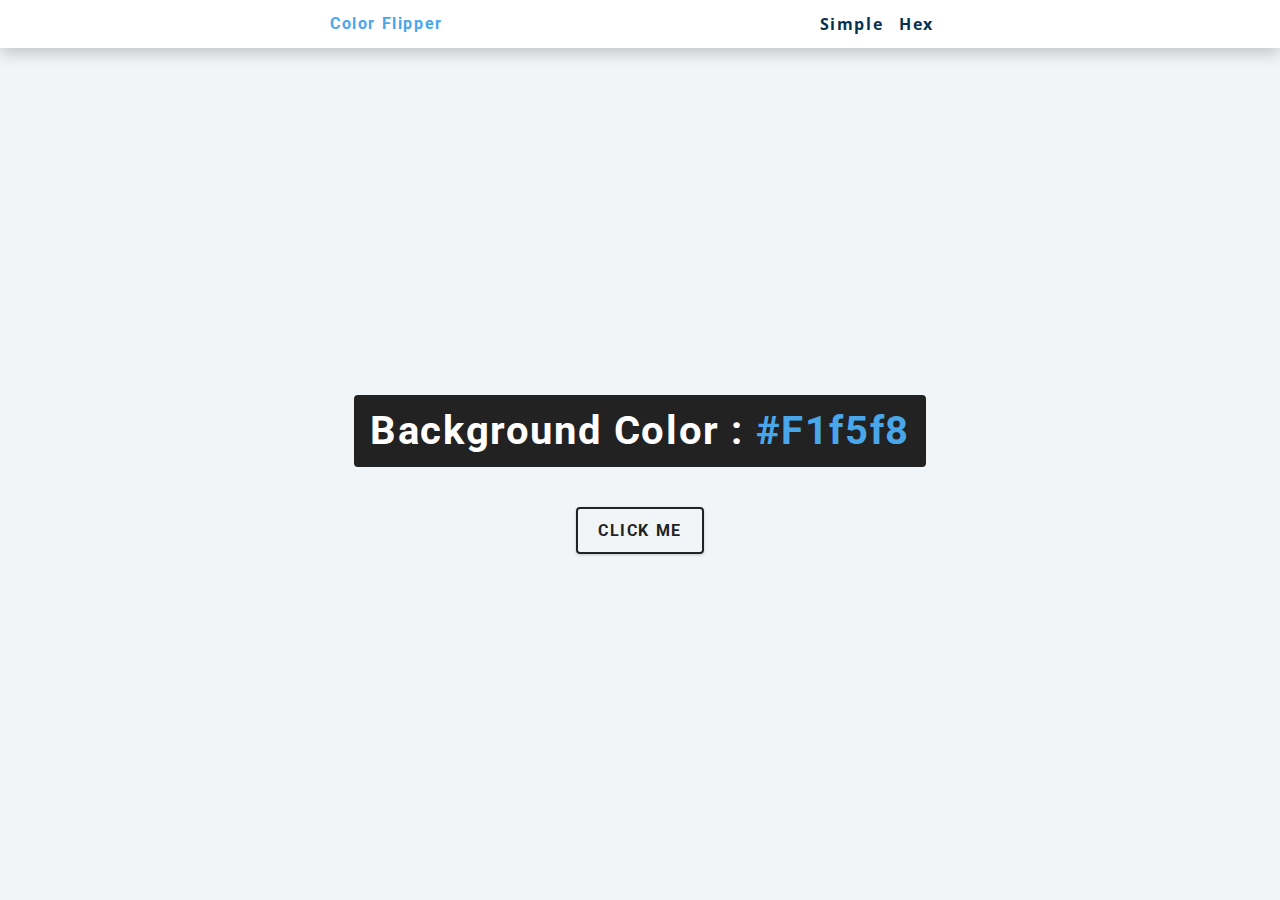
<file: 01-color-flipper/index.html>
<!DOCTYPE html>
<html lang="en">
  <head>
    <meta charset="UTF-8" />
    <meta name="viewport" content="width=device-width, initial-scale=1.0" />
    <title>Color Flipper || Simple</title>

    <!-- styles -->
    <link rel="stylesheet" href="./css/styles.css" />
  </head>
  <body>
    <nav>
      <div class="nav-center">
        <h4>color flipper</h4>
        <ul class="nav-links">
          <li><a href="index.html">simple</a></li>
          <li><a href="hex.html">hex</a></li>
        </ul>
      </div>
    </nav>
    <main>
      <div class="container">
        <h2>background color : <span class="color">#f1f5f8</span></h2>
        <button class="btn btn-hero" id="btn">click me</button>
      </div>
    </main>
    <!-- javascript -->
    <script src="./js/app.js"></script>
  </body>
</html>
</file>
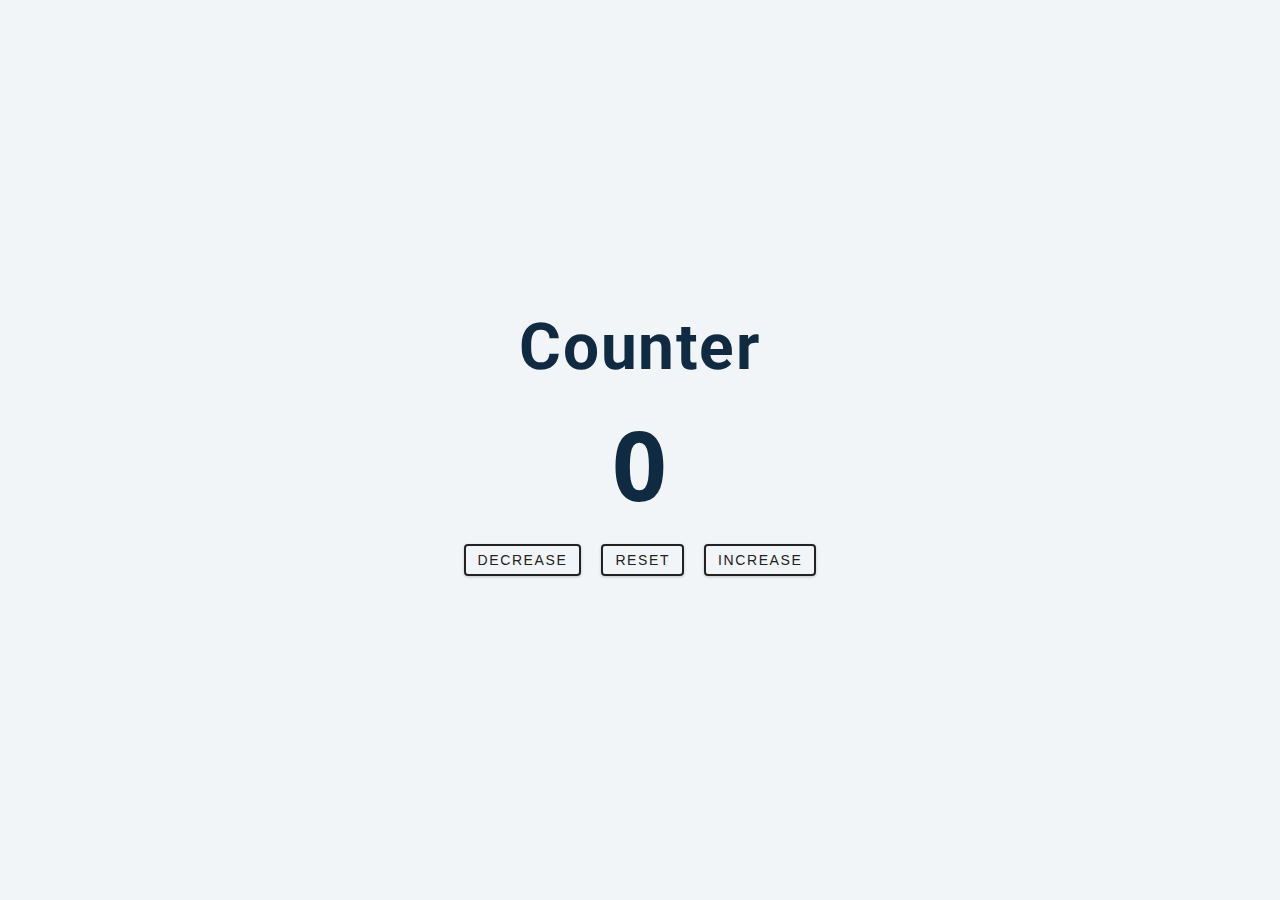
<file: 02-counter/index.html>
<!DOCTYPE html>
<html lang="en">
  <head>
    <meta charset="UTF-8" />
    <meta name="viewport" content="width=device-width, initial-scale=1.0" />
    <title>Counter</title>

    <!-- styles -->
    <link rel="stylesheet" href="styles.css" />
  </head>
  <body>
    <main>
      <div class="container">
        <h1>counter</h1>
        <span id="value">0</span>
        <div class="button-container">
          <button class="btn decrease">decrease</button>
          <button class="btn reset">reset</button>
          <button class="btn increase">increase</button>
        </div>
      </div>
    </main>
    <!-- javascript -->
    <script src="app.js"></script>
  </body>
</html>
</file>
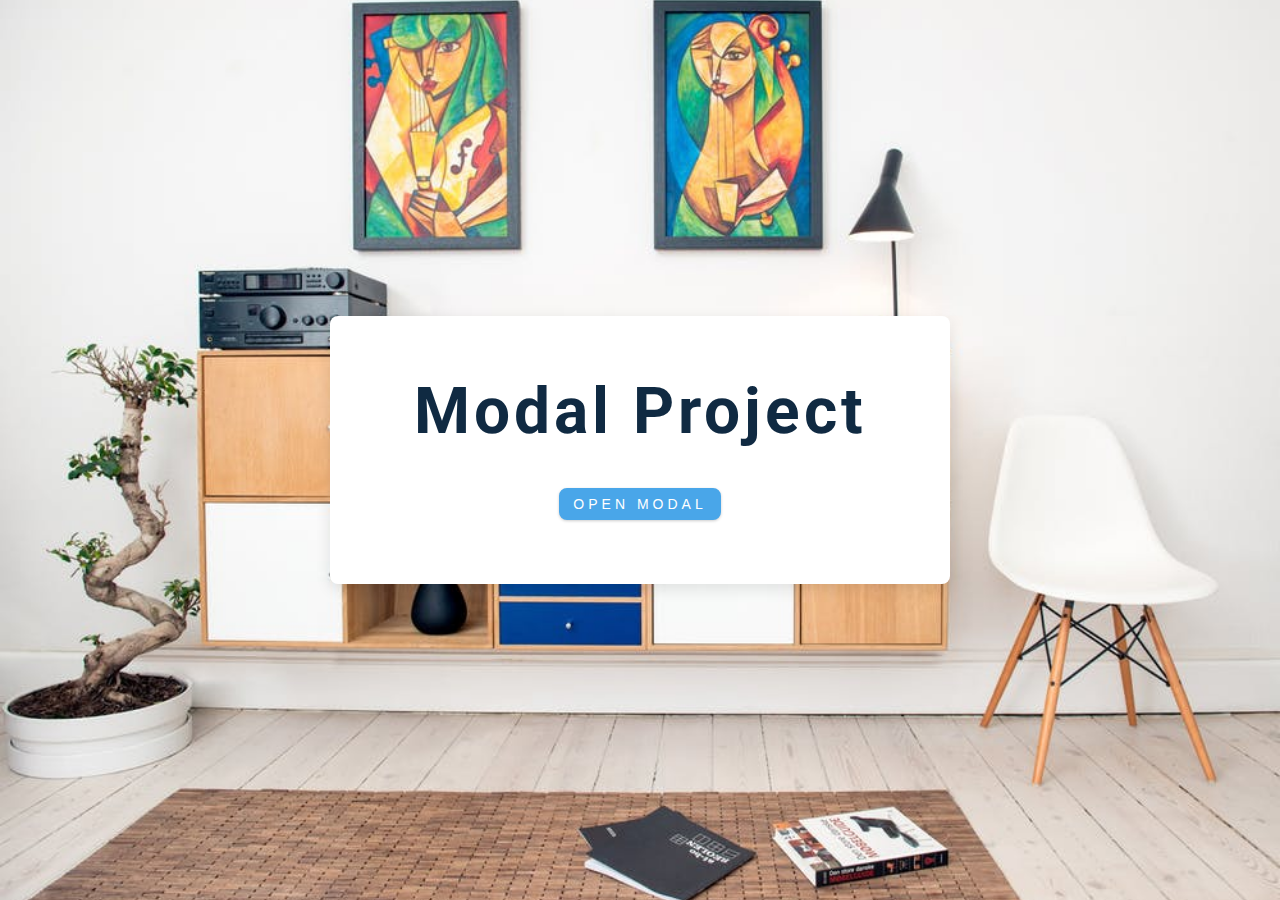
<file: 06-modal/index.html>
<!DOCTYPE html>
<html lang="en">
  <head>
    <meta charset="UTF-8" />
    <meta name="viewport" content="width=device-width, initial-scale=1.0" />
    <title>Modal</title>
    <!-- font-awesome -->
    <link
      rel="stylesheet"
      href="https://cdnjs.cloudflare.com/ajax/libs/font-awesome/5.14.0/css/all.min.css"
    />
    <!-- styles -->
    <link rel="stylesheet" href="styles.css" />
  </head>
  <body>
    <!-- hero -->
    <header class="hero">
      <div class="banner">
        <h1>modal project</h1>
        <button class="btn modal-btn">
          open modal
        </button>
      </div>
    </header>
    <!-- modal -->
    <div class="modal-overlay">
      <div class="modal-container">
        <h3>modal content</h3>
        <button class="close-btn"><i class="fas fa-times"></i></button>
      </div>
    </div>
    <!-- javascript -->
    <script src="app.js"></script>
  </body>
</html>
</file>
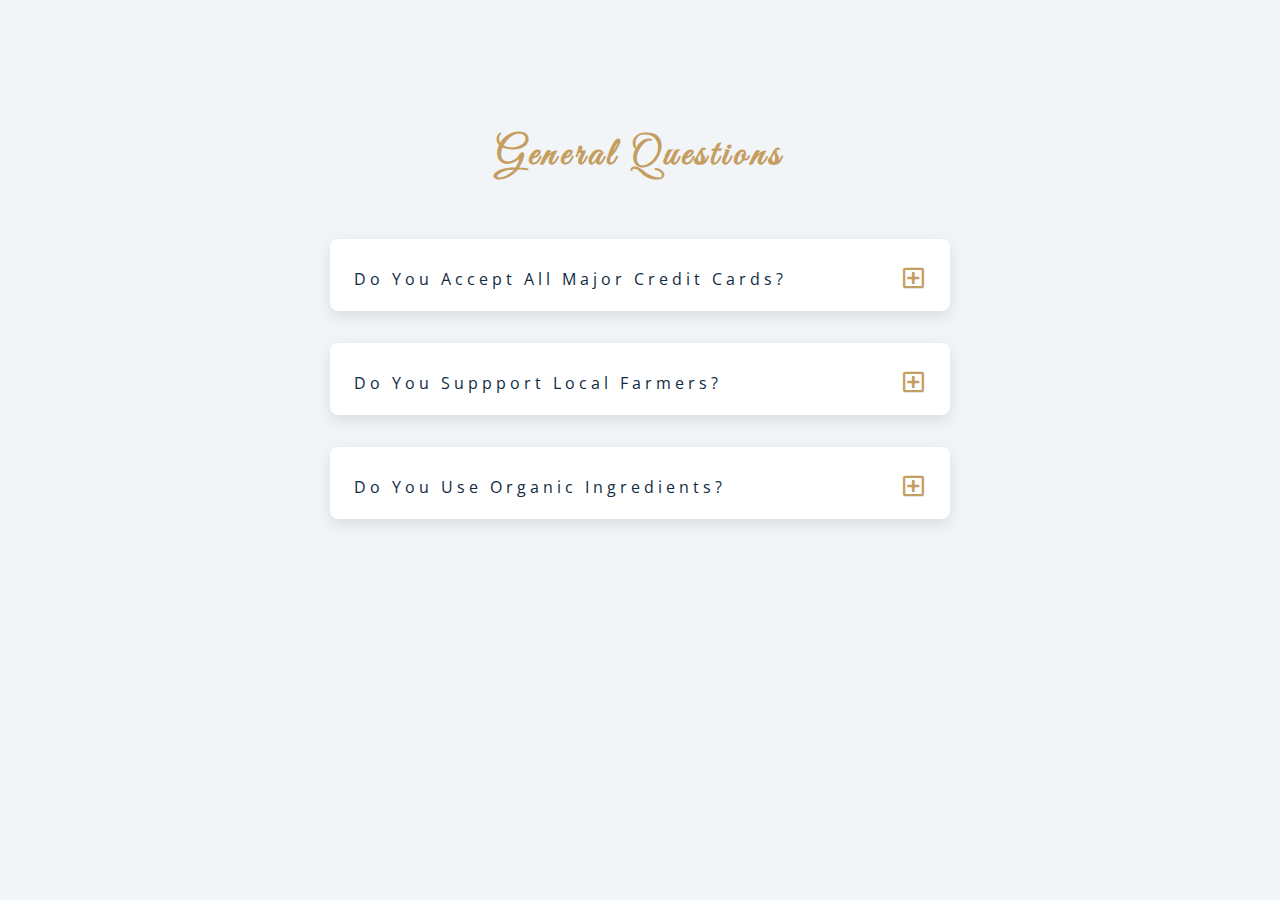
<file: 07-questions/index.html>
<!DOCTYPE html>
<html lang="en">
  <head>
    <meta charset="UTF-8" />
    <meta name="viewport" content="width=device-width, initial-scale=1.0" />
    <title>Q & A</title>
    <!-- font-awesome -->
    <link rel="stylesheet" href="https://cdnjs.cloudflare.com/ajax/libs/font-awesome/5.14.0/css/all.min.css" />
    <!-- extra fonts -->
    <link
      href="https://fonts.googleapis.com/css?family=Great+Vibes&display=swap"
      rel="stylesheet"
    />
    <!-- styles -->
    <link rel="stylesheet" href="styles.css" />
  </head>
  <body>
      <section class="questions">
        <!-- title -->
        <div class="title">
          <h2>general questions</h2>
        </div>
        <!-- questions -->
        <div class="section-center">
          <!-- single question -->
          <article class="question">
            <!-- question title -->
            <div class="question-title">
              <p>do you accept all major credit cards?</p>
              <button type="button" class="question-btn">
                <span class="plus-icon">
                  <i class="far fa-plus-square"></i>
                </span>
                <span class="minus-icon">
                  <i class="far fa-minus-square"></i>
                </span>
              </button>
            </div>
            <!-- question text -->
            <div class="question-text">
              <p>
                Lorem ipsum dolor sit amet, consectetur adipisicing elit. Est
                dolore illo dolores quia nemo doloribus quaerat, magni numquam
                repellat reprehenderit.
              </p>
            </div>
          </article>
          <!-- end of single question -->
          <!-- single question -->
          <article class="question">
            <!-- question title -->
            <div class="question-title">
              <p>do you suppport local farmers?</p>
              <button type="button" class="question-btn">
                <span class="plus-icon">
                  <i class="far fa-plus-square"></i>
                </span>
                <span class="minus-icon">
                  <i class="far fa-minus-square"></i>
                </span>
              </button>
            </div>
            <!-- question text -->
            <div class="question-text">
              <p>
                Lorem ipsum dolor sit amet, consectetur adipisicing elit. Est
                dolore illo dolores quia nemo doloribus quaerat, magni numquam
                repellat reprehenderit.
              </p>
            </div>
          </article>
          <!-- end of single question -->
          <!-- single question -->
          <article class="question">
            <!-- question title -->
            <div class="question-title">
              <p>do you use organic ingredients?</p>
              <!-- button -->
              <button type="button" class="question-btn">
                <span class="plus-icon">
                  <i class="far fa-plus-square"></i>
                </span>
                <span class="minus-icon">
                  <i class="far fa-minus-square"></i>
                </span>
              </button>
            </div>
            <!-- question text -->
            <div class="question-text">
              <p>
                Lorem ipsum dolor sit amet, consectetur adipisicing elit. Est
                dolore illo dolores quia nemo doloribus quaerat, magni numquam
                repellat reprehenderit.
              </p>
            </div>
          </article>
          <!-- end of single question -->
      </section>
    </main>
    <!-- javascript -->
    <script src="app.js"></script>
  </body>
</html>
</file>
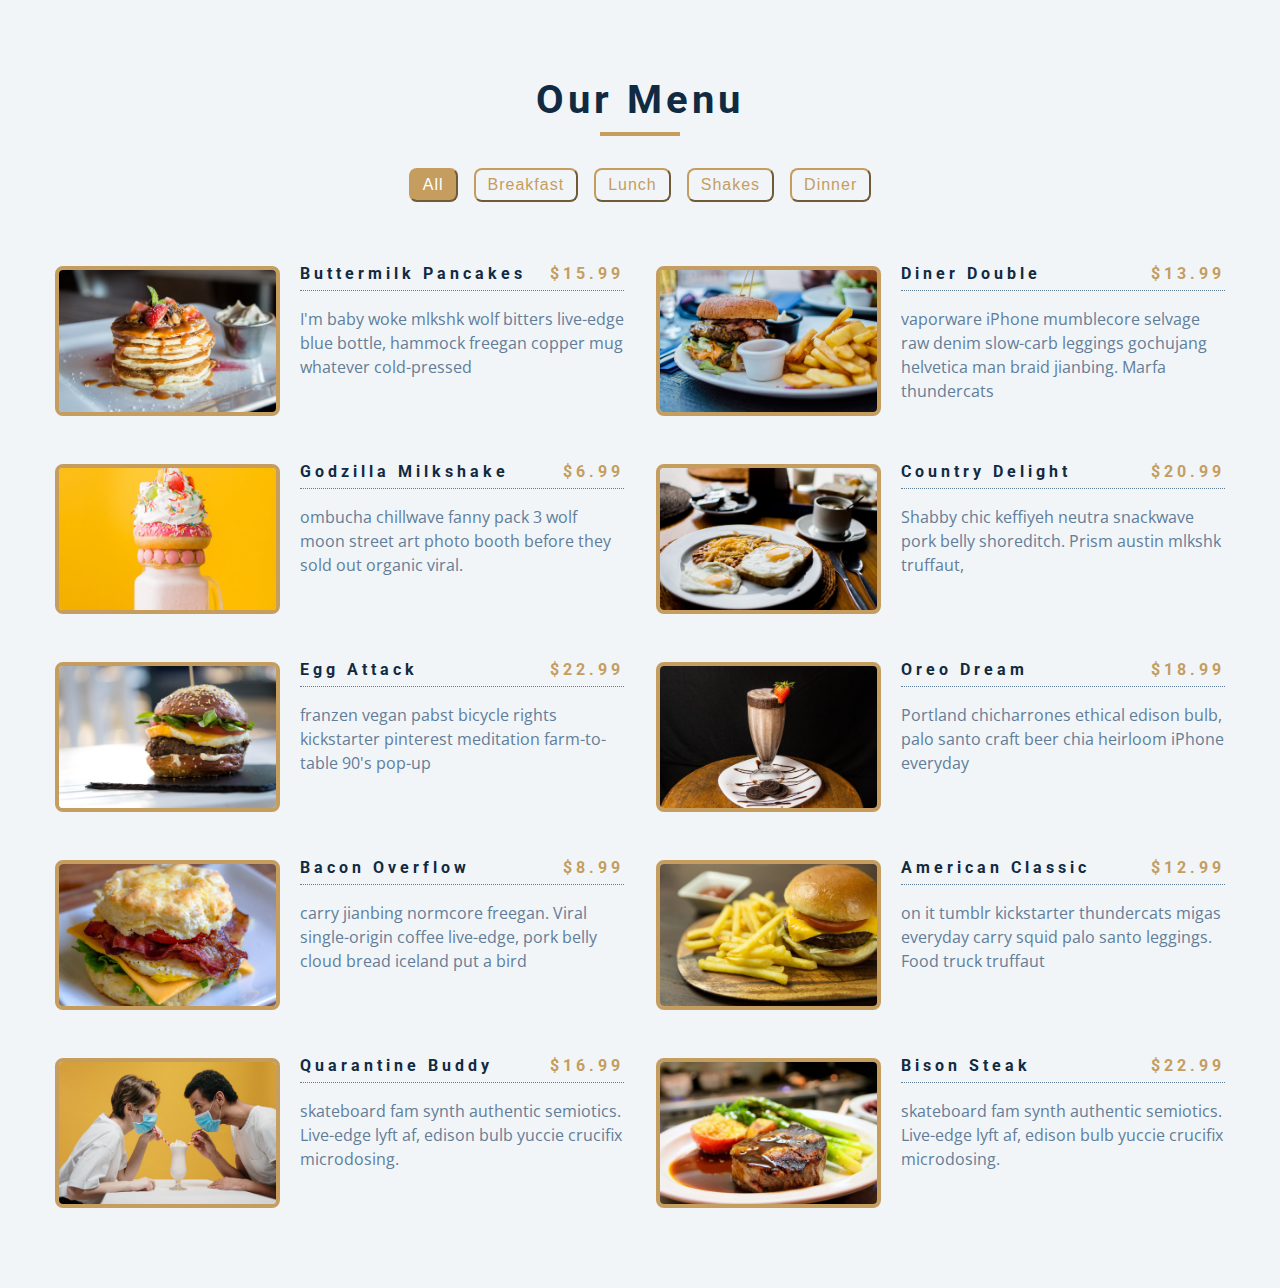
<file: 08-menu/index.html>
<!DOCTYPE html>
<html lang="en">
  <head>
    <meta charset="UTF-8" />
    <meta name="viewport" content="width=device-width, initial-scale=1.0" />
    <title>Menu</title>
    <link
      rel="stylesheet"
      href="https://cdnjs.cloudflare.com/ajax/libs/font-awesome/5.14.0/css/all.min.css"
    />
    <link rel="stylesheet" href="styles.css" />
  </head>
  <body>
    <section class="menu">
      <div class="title">
        <h2>our menu</h2>
        <div class="underline"></div>
      </div>
      <div class="btn-container"></div>
      <div class="section-center"></div>
    </section>
    <script src="app.js"></script>
  </body>
</html>
</file>
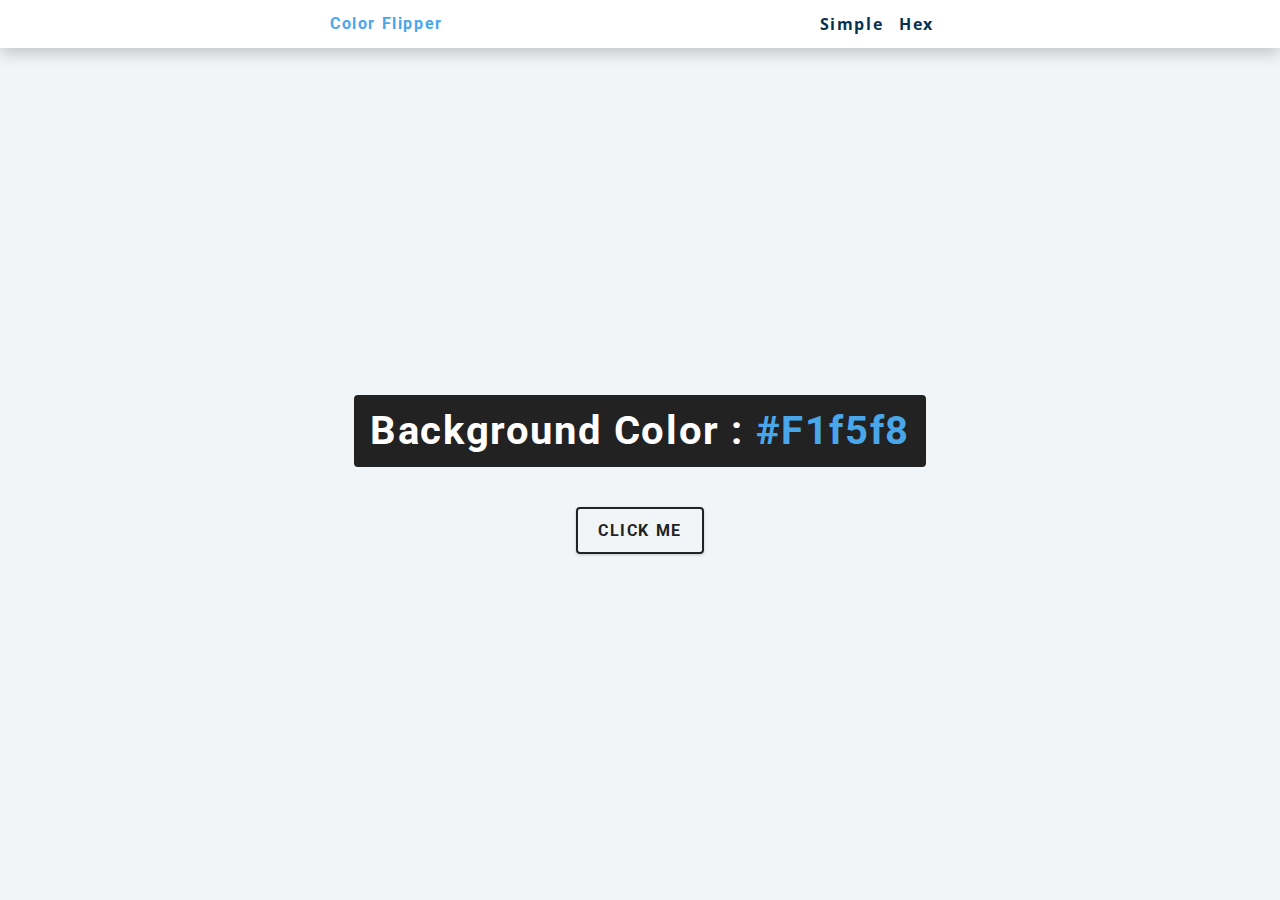
<file: 01-color-flipper/hex.html>
<!DOCTYPE html>
<html lang="en">
  <head>
    <meta charset="UTF-8" />
    <meta name="viewport" content="width=device-width, initial-scale=1.0" />
    <title>
      Color Flipper || Hex
    </title>

    <!-- styles -->
    <link rel="stylesheet" href="./css/styles.css" />
  </head>

  <body>
    <nav>
      <div class="nav-center">
        <h4>color flipper</h4>
        <ul class="nav-links">
          <li><a href="index.html">simple</a></li>
          <li><a href="hex.html">hex</a></li>
        </ul>
      </div>
    </nav>
    <main>
      <div class="container">
        <h2>background color : <span class="color">#f1f5f8</span></h2>
        <button class="btn btn-hero" id="btn">click me</button>
      </div>
    </main>
    <!-- javascript -->
    <script src="./js/hex.js"></script>
  </body>
</html>
</file>
<file: 01-color-flipper/css/styles.css>
/*
=============== 
Fonts
===============
*/
@import url("https://fonts.googleapis.com/css?family=Open+Sans|Roboto:400,700&display=swap");

/*
=============== 
Variables
===============
*/

:root {
  /* dark shades of primary color*/
  --clr-primary-1: hsl(205, 86%, 17%);
  --clr-primary-2: hsl(205, 77%, 27%);
  --clr-primary-3: hsl(205, 72%, 37%);
  --clr-primary-4: hsl(205, 63%, 48%);
  /* primary/main color */
  --clr-primary-5: hsl(205, 78%, 60%);
  /* lighter shades of primary color */
  --clr-primary-6: hsl(205, 89%, 70%);
  --clr-primary-7: hsl(205, 90%, 76%);
  --clr-primary-8: hsl(205, 86%, 81%);
  --clr-primary-9: hsl(205, 90%, 88%);
  --clr-primary-10: hsl(205, 100%, 96%);
  /* darkest grey - used for headings */
  --clr-grey-1: hsl(209, 61%, 16%);
  --clr-grey-2: hsl(211, 39%, 23%);
  --clr-grey-3: hsl(209, 34%, 30%);
  --clr-grey-4: hsl(209, 28%, 39%);
  /* grey used for paragraphs */
  --clr-grey-5: hsl(210, 22%, 49%);
  --clr-grey-6: hsl(209, 23%, 60%);
  --clr-grey-7: hsl(211, 27%, 70%);
  --clr-grey-8: hsl(210, 31%, 80%);
  --clr-grey-9: hsl(212, 33%, 89%);
  --clr-grey-10: hsl(210, 36%, 96%);
  --clr-white: #fff;
  --clr-red-dark: hsl(360, 67%, 44%);
  --clr-red-light: hsl(360, 71%, 66%);
  --clr-green-dark: hsl(125, 67%, 44%);
  --clr-green-light: hsl(125, 71%, 66%);
  --clr-black: #222;
  --ff-primary: "Roboto", sans-serif;
  --ff-secondary: "Open Sans", sans-serif;
  --transition: all 0.3s linear;
  --spacing: 0.1rem;
  --radius: 0.25rem;
  --light-shadow: 0 5px 15px rgba(0, 0, 0, 0.1);
  --dark-shadow: 0 5px 15px rgba(0, 0, 0, 0.2);
  --max-width: 1170px;
  --fixed-width: 620px;
}
/*
=============== 
Global Styles
===============
*/

*,
::after,
::before {
  margin: 0;
  padding: 0;
  box-sizing: border-box;
}
body {
  font-family: var(--ff-secondary);
  background: var(--clr-grey-10);
  color: var(--clr-grey-1);
  line-height: 1.5;
  font-size: 0.875rem;
}
ul {
  list-style-type: none;
}
a {
  text-decoration: none;
}
h1,
h2,
h3,
h4 {
  letter-spacing: var(--spacing);
  text-transform: capitalize;
  line-height: 1.25;
  margin-bottom: 0.75rem;
  font-family: var(--ff-primary);
}
h1 {
  font-size: 3rem;
}
h2 {
  font-size: 2rem;
}
h3 {
  font-size: 1.25rem;
}
h4 {
  font-size: 0.875rem;
}
p {
  margin-bottom: 1.25rem;
  color: var(--clr-grey-5);
}
@media screen and (min-width: 800px) {
  h1 {
    font-size: 4rem;
  }
  h2 {
    font-size: 2.5rem;
  }
  h3 {
    font-size: 1.75rem;
  }
  h4 {
    font-size: 1rem;
  }
  body {
    font-size: 1rem;
  }
  h1,
  h2,
  h3,
  h4 {
    line-height: 1;
  }
}
/*  global classes */

/* section */
.section {
  padding: 5rem 0;
}

.section-center {
  width: 90vw;
  margin: 0 auto;
  max-width: 1170px;
}
@media screen and (min-width: 992px) {
  .section-center {
    width: 95vw;
  }
}
main {
  min-height: 100vh;
  display: grid;
  place-items: center;
}

/*
=============== 
Nav
===============
*/
nav {
  background: var(--clr-white);
  height: 3rem;
  display: grid;
  align-items: center;
  box-shadow: var(--dark-shadow);
}
.nav-center {
  width: 90vw;
  max-width: var(--fixed-width);
  margin: 0 auto;
  display: flex;
  align-items: center;
  justify-content: space-between;
}
.nav-center h4 {
  margin-bottom: 0;
  color: var(--clr-primary-5);
}
.nav-links {
  display: flex;
}
nav a {
  text-transform: capitalize;
  font-weight: 700;
  font-size: 1rem;
  color: var(--clr-primary-1);
  letter-spacing: var(--spacing);
  margin-right: 1rem;
}
nav a:hover {
  color: var(--clr-primary-5);
}
/*
=============== 
Container
===============
*/
main {
  min-height: calc(100vh - 3rem);
  display: grid;
  place-items: center;
}
.container {
  text-align: center;
}
.container h2 {
  background: var(--clr-black);
  color: var(--clr-white);
  padding: 1rem;
  border-radius: var(--radius);
  margin-bottom: 2.5rem;
}
.color {
  color: var(--clr-primary-5);
}
.btn-hero {
  font-family: var(--ff-primary);
  text-transform: uppercase;
  background: transparent;
  color: var(--clr-black);
  letter-spacing: var(--spacing);
  display: inline-block;
  font-weight: 700;
  transition: var(--transition);
  border: 2px solid var(--clr-black);
  cursor: pointer;
  box-shadow: 0 1px 3px rgba(0, 0, 0, 0.2);
  border-radius: var(--radius);
  font-size: 1rem;
  padding: 0.75rem 1.25rem;
}
.btn-hero:hover {
  color: var(--clr-white);
  background: var(--clr-black);
}
</file>
<file: 02-counter/styles.css>
/*
=============== 
Fonts
===============
*/
@import url("https://fonts.googleapis.com/css?family=Open+Sans|Roboto:400,700&display=swap");

/*
=============== 
Variables
===============
*/

:root {
  /* dark shades of primary color*/
  --clr-primary-1: hsl(205, 86%, 17%);
  --clr-primary-2: hsl(205, 77%, 27%);
  --clr-primary-3: hsl(205, 72%, 37%);
  --clr-primary-4: hsl(205, 63%, 48%);
  /* primary/main color */
  --clr-primary-5: hsl(205, 78%, 60%);
  /* lighter shades of primary color */
  --clr-primary-6: hsl(205, 89%, 70%);
  --clr-primary-7: hsl(205, 90%, 76%);
  --clr-primary-8: hsl(205, 86%, 81%);
  --clr-primary-9: hsl(205, 90%, 88%);
  --clr-primary-10: hsl(205, 100%, 96%);
  /* darkest grey - used for headings */
  --clr-grey-1: hsl(209, 61%, 16%);
  --clr-grey-2: hsl(211, 39%, 23%);
  --clr-grey-3: hsl(209, 34%, 30%);
  --clr-grey-4: hsl(209, 28%, 39%);
  /* grey used for paragraphs */
  --clr-grey-5: hsl(210, 22%, 49%);
  --clr-grey-6: hsl(209, 23%, 60%);
  --clr-grey-7: hsl(211, 27%, 70%);
  --clr-grey-8: hsl(210, 31%, 80%);
  --clr-grey-9: hsl(212, 33%, 89%);
  --clr-grey-10: hsl(210, 36%, 96%);
  --clr-white: #fff;
  --clr-red-dark: hsl(360, 67%, 44%);
  --clr-red-light: hsl(360, 71%, 66%);
  --clr-green-dark: hsl(125, 67%, 44%);
  --clr-green-light: hsl(125, 71%, 66%);
  --clr-black: #222;
  --ff-primary: "Roboto", sans-serif;
  --ff-secondary: "Open Sans", sans-serif;
  --transition: all 0.3s linear;
  --spacing: 0.1rem;
  --radius: 0.25rem;
  --light-shadow: 0 5px 15px rgba(0, 0, 0, 0.1);
  --dark-shadow: 0 5px 15px rgba(0, 0, 0, 0.2);
  --max-width: 1170px;
  --fixed-width: 620px;
}
/*
=============== 
Global Styles
===============
*/

*,
::after,
::before {
  margin: 0;
  padding: 0;
  box-sizing: border-box;
}
body {
  font-family: var(--ff-secondary);
  background: var(--clr-grey-10);
  color: var(--clr-grey-1);
  line-height: 1.5;
  font-size: 0.875rem;
}
ul {
  list-style-type: none;
}
a {
  text-decoration: none;
}
h1,
h2,
h3,
h4 {
  letter-spacing: var(--spacing);
  text-transform: capitalize;
  line-height: 1.25;
  margin-bottom: 0.75rem;
  font-family: var(--ff-primary);
}
h1 {
  font-size: 3rem;
}
h2 {
  font-size: 2rem;
}
h3 {
  font-size: 1.25rem;
}
h4 {
  font-size: 0.875rem;
}
p {
  margin-bottom: 1.25rem;
  color: var(--clr-grey-5);
}
@media screen and (min-width: 800px) {
  h1 {
    font-size: 4rem;
  }
  h2 {
    font-size: 2.5rem;
  }
  h3 {
    font-size: 1.75rem;
  }
  h4 {
    font-size: 1rem;
  }
  body {
    font-size: 1rem;
  }
  h1,
  h2,
  h3,
  h4 {
    line-height: 1;
  }
}
/*  global classes */

/* section */
.section {
  padding: 5rem 0;
}

.section-center {
  width: 90vw;
  margin: 0 auto;
  max-width: 1170px;
}
@media screen and (min-width: 992px) {
  .section-center {
    width: 95vw;
  }
}
main {
  min-height: 100vh;
  display: grid;
  place-items: center;
}

/*
=============== 
Counter
===============
*/

main {
  min-height: 100vh;
  display: grid;
  place-items: center;
}
.container {
  text-align: center;
}
#value {
  font-size: 6rem;
  font-weight: bold;
}
.btn {
  text-transform: uppercase;
  background: transparent;
  color: var(--clr-black);
  padding: 0.375rem 0.75rem;
  letter-spacing: var(--spacing);
  display: inline-block;
  transition: var(--transition);
  font-size: 0.875rem;
  border: 2px solid var(--clr-black);
  cursor: pointer;
  box-shadow: 0 1px 3px rgba(0, 0, 0, 0.2);
  border-radius: var(--radius);
  margin: 0.5rem;
}
.btn:hover {
  color: var(--clr-white);
  background: var(--clr-black);
}
</file>
<file: 06-modal/styles.css>
/*
=============== 
Fonts
===============
*/
@import url("https://fonts.googleapis.com/css?family=Open+Sans|Roboto:400,700&display=swap");

/*
=============== 
Variables
===============
*/

:root {
  /* dark shades of primary color*/
  --clr-primary-1: hsl(205, 86%, 17%);
  --clr-primary-2: hsl(205, 77%, 27%);
  --clr-primary-3: hsl(205, 72%, 37%);
  --clr-primary-4: hsl(205, 63%, 48%);
  /* primary/main color */
  --clr-primary-5: #49a6e9;
  /* --clr-primary-5: rgb(73, 166, 233); */
  /* lighter shades of primary color */
  --clr-primary-6: hsl(205, 89%, 70%);
  --clr-primary-7: hsl(205, 90%, 76%);
  --clr-primary-8: hsl(205, 86%, 81%);
  --clr-primary-9: hsl(205, 90%, 88%);
  --clr-primary-10: hsl(205, 100%, 96%);
  /* darkest grey - used for headings */
  --clr-grey-1: hsl(209, 61%, 16%);
  --clr-grey-2: hsl(211, 39%, 23%);
  --clr-grey-3: hsl(209, 34%, 30%);
  --clr-grey-4: hsl(209, 28%, 39%);
  /* grey used for paragraphs */
  --clr-grey-5: hsl(210, 22%, 49%);
  --clr-grey-6: hsl(209, 23%, 60%);
  --clr-grey-7: hsl(211, 27%, 70%);
  --clr-grey-8: hsl(210, 31%, 80%);
  --clr-grey-9: hsl(212, 33%, 89%);
  --clr-grey-10: hsl(210, 36%, 96%);
  --clr-white: #fff;
  --clr-red-dark: hsl(360, 67%, 44%);
  --clr-red-light: hsl(360, 71%, 66%);
  --clr-green-dark: hsl(125, 67%, 44%);
  --clr-green-light: hsl(125, 71%, 66%);
  --clr-black: #222;
  --ff-primary: "Roboto", sans-serif;
  --ff-secondary: "Open Sans", sans-serif;
  --transition: all 0.3s linear;
  --spacing: 0.25rem;
  --radius: 0.5rem;
  --light-shadow: 0 5px 15px rgba(0, 0, 0, 0.1);
  --dark-shadow: 0 5px 15px rgba(0, 0, 0, 0.2);
  --max-width: 1170px;
  --fixed-width: 620px;
}
/*
=============== 
Global Styles
===============
*/

*,
::after,
::before {
  margin: 0;
  padding: 0;
  box-sizing: border-box;
}
body {
  font-family: var(--ff-secondary);
  background: var(--clr-grey-10);
  color: var(--clr-grey-1);
  line-height: 1.5;
  font-size: 0.875rem;
}
ul {
  list-style-type: none;
}
a {
  text-decoration: none;
}
img:not(.logo) {
  width: 100%;
}
img {
  display: block;
}

h1,
h2,
h3,
h4 {
  letter-spacing: var(--spacing);
  text-transform: capitalize;
  line-height: 1.25;
  margin-bottom: 0.75rem;
  font-family: var(--ff-primary);
}
h1 {
  font-size: 3rem;
}
h2 {
  font-size: 2rem;
}
h3 {
  font-size: 1.25rem;
}
h4 {
  font-size: 0.875rem;
}
p {
  margin-bottom: 1.25rem;
  color: var(--clr-grey-5);
}
@media screen and (min-width: 800px) {
  h1 {
    font-size: 4rem;
  }
  h2 {
    font-size: 2.5rem;
  }
  h3 {
    font-size: 1.75rem;
  }
  h4 {
    font-size: 1rem;
  }
  body {
    font-size: 1rem;
  }
  h1,
  h2,
  h3,
  h4 {
    line-height: 1;
  }
}
/*  global classes */

.btn {
  text-transform: uppercase;
  background: transparent;
  color: var(--clr-black);
  padding: 0.375rem 0.75rem;
  letter-spacing: var(--spacing);
  display: inline-block;
  transition: var(--transition);
  font-size: 0.875rem;
  border: 2px solid var(--clr-black);
  cursor: pointer;
  box-shadow: 0 1px 3px rgba(0, 0, 0, 0.2);
  border-radius: var(--radius);
}
.btn:hover {
  color: var(--clr-white);
  background: var(--clr-black);
}
/* section */
.section {
  padding: 5rem 0;
}

.section-center {
  width: 90vw;
  margin: 0 auto;
  max-width: 1170px;
}
@media screen and (min-width: 992px) {
  .section-center {
    width: 95vw;
  }
}
main {
  min-height: 100vh;
  display: grid;
  place-items: center;
}
/*
=============== 
Modal
===============
*/
.hero {
  min-height: 100vh;
  background: url("./img/hero.jpeg") center/cover no-repeat;
  display: grid;
  place-items: center;
}
.banner {
  background: var(--clr-white);
  padding: 4rem 0;
  border-radius: var(--radius);
  box-shadow: var(--light-shadow);
  text-align: center;
  width: 90vw;
  max-width: var(--fixed-width);
}
.modal-btn {
  margin-top: 2rem;
  background: var(--clr-primary-5);
  border-color: var(--clr-primary-5);
  color: var(--clr-white);
}
.modal-btn:hover {
  background: transparent;
  color: var(--clr-primary-5);
}
.modal-overlay {
  position: fixed;
  top: 0;
  left: 0;
  width: 100%;
  height: 100%;
  background: rgba(73, 166, 233, 0.5);
  display: grid;
  place-items: center;
  transition: var(--transition);
  visibility: hidden;
  z-index: -10;
}
/* OPEN/CLOSE MODAL */
.open-modal {
  visibility: visible;
  z-index: 10;
}
.modal-container {
  background: var(--clr-white);
  border-radius: var(--radius);
  width: 90vw;
  height: 30vh;
  max-width: var(--fixed-width);
  text-align: center;
  display: grid;
  place-items: center;
  position: relative;
}
.close-btn {
  position: absolute;
  top: 1rem;
  right: 1rem;
  font-size: 2rem;
  background: transparent;
  border-color: transparent;
  color: var(--clr-red-dark);
  cursor: pointer;
  transition: var(--transition);
}
.close-btn:hover {
  color: var(--clr-red-light);
  transform: scale(1.3);
}
</file>
<file: 07-questions/styles.css>
/*
=============== 
Fonts
===============
*/
@import url("https://fonts.googleapis.com/css?family=Open+Sans|Roboto:400,700&display=swap");

/*
=============== 
Variables
===============
*/

:root {
  /* dark shades of primary color*/
  --clr-primary-1: hsl(205, 86%, 17%);
  --clr-primary-2: hsl(205, 77%, 27%);
  --clr-primary-3: hsl(205, 72%, 37%);
  --clr-primary-4: hsl(205, 63%, 48%);
  /* primary/main color */
  --clr-primary-5: #49a6e9;
  /* lighter shades of primary color */
  --clr-primary-6: hsl(205, 89%, 70%);
  --clr-primary-7: hsl(205, 90%, 76%);
  --clr-primary-8: hsl(205, 86%, 81%);
  --clr-primary-9: hsl(205, 90%, 88%);
  --clr-primary-10: hsl(205, 100%, 96%);
  /* darkest grey - used for headings */
  --clr-grey-1: hsl(209, 61%, 16%);
  --clr-grey-2: hsl(211, 39%, 23%);
  --clr-grey-3: hsl(209, 34%, 30%);
  --clr-grey-4: hsl(209, 28%, 39%);
  /* grey used for paragraphs */
  --clr-grey-5: hsl(210, 22%, 49%);
  --clr-grey-6: hsl(209, 23%, 60%);
  --clr-grey-7: hsl(211, 27%, 70%);
  --clr-grey-8: hsl(210, 31%, 80%);
  --clr-grey-9: hsl(212, 33%, 89%);
  --clr-grey-10: hsl(210, 36%, 96%);
  --clr-white: #fff;
  --clr-red-dark: hsl(360, 67%, 44%);
  --clr-red-light: hsl(360, 71%, 66%);
  --clr-green-dark: hsl(125, 67%, 44%);
  --clr-green-light: hsl(125, 71%, 66%);
  --clr-gold: #c59d5f;
  --clr-black: #222;
  --ff-primary: "Roboto", sans-serif;
  --ff-secondary: "Open Sans", sans-serif;
  --transition: all 0.3s linear;
  --spacing: 0.25rem;
  --radius: 0.5rem;
  --light-shadow: 0 5px 15px rgba(0, 0, 0, 0.1);
  --dark-shadow: 0 5px 15px rgba(0, 0, 0, 0.2);
  --max-width: 1170px;
  --fixed-width: 620px;
}
/*
=============== 
Global Styles
===============
*/

*,
::after,
::before {
  margin: 0;
  padding: 0;
  box-sizing: border-box;
}
body {
  font-family: var(--ff-secondary);
  background: var(--clr-grey-10);
  color: var(--clr-grey-1);
  line-height: 1.5;
  font-size: 0.875rem;
}
ul {
  list-style-type: none;
}
a {
  text-decoration: none;
}
img:not(.logo) {
  width: 100%;
}
img {
  display: block;
}

h1,
h2,
h3,
h4 {
  letter-spacing: var(--spacing);
  text-transform: capitalize;
  line-height: 1.25;
  margin-bottom: 0.75rem;
  font-family: var(--ff-primary);
}
h1 {
  font-size: 3rem;
}
h2 {
  font-size: 2rem;
}
h3 {
  font-size: 1.25rem;
}
h4 {
  font-size: 0.875rem;
}
p {
  margin-bottom: 1.25rem;
  color: var(--clr-grey-5);
}
@media screen and (min-width: 800px) {
  h1 {
    font-size: 4rem;
  }
  h2 {
    font-size: 2.5rem;
  }
  h3 {
    font-size: 1.75rem;
  }
  h4 {
    font-size: 1rem;
  }
  body {
    font-size: 1rem;
  }
  h1,
  h2,
  h3,
  h4 {
    line-height: 1;
  }
}
/*  global classes */

.btn {
  text-transform: uppercase;
  background: transparent;
  color: var(--clr-black);
  padding: 0.375rem 0.75rem;
  letter-spacing: var(--spacing);
  display: inline-block;
  transition: var(--transition);
  font-size: 0.875rem;
  border: 2px solid var(--clr-black);
  cursor: pointer;
  box-shadow: 0 1px 3px rgba(0, 0, 0, 0.2);
  border-radius: var(--radius);
}
.btn:hover {
  color: var(--clr-white);
  background: var(--clr-black);
}
/* section */
.section {
  padding: 5rem 0;
}

.section-center {
  width: 90vw;
  margin: 0 auto;
  max-width: 1170px;
}
@media screen and (min-width: 992px) {
  .section-center {
    width: 95vw;
  }
}
main {
  min-height: 100vh;
  display: grid;
  place-items: center;
}
/*
=============== 
Questions
===============
*/
.title {
  margin-top: 15vh;
  margin-bottom: 4rem;
}
.title h2 {
  color: var(--clr-gold);
  font-family: "Great Vibes", cursive;
  text-align: center;
}
.section-center {
  max-width: var(--fixed-width);
}
.question {
  background: var(--clr-white);
  border-radius: var(--radius);
  box-shadow: var(--light-shadow);
  padding: 1.5rem 1.5rem 0 1.5rem;
  margin-bottom: 2rem;
}
.question-title {
  display: flex;
  justify-content: space-between;
  align-items: center;
  text-transform: capitalize;
  padding-bottom: 1rem;
}

.question-title p {
  margin-bottom: 0;
  letter-spacing: var(--spacing);
  color: var(--clr-grey-1);
}
.question-btn {
  font-size: 1.5rem;
  background: transparent;
  border-color: transparent;
  cursor: pointer;
  color: var(--clr-gold);
  transition: var(--transition);
}
.question-btn:hover {
  transform: rotate(90deg);
}
.question-text {
  padding: 1rem 0 1.5rem 0;
  border-top: 1px solid rgba(0, 0, 0, 0.2);
}
.question-text p {
  margin-bottom: 0;
}
/* hide text */
.question-text {
  display: none;
}
.minus-icon {
  display: none;
}
.show-text .question-text {
  display: block;
}
.show-text .plus-icon {
  display: none;
}
.show-text .minus-icon {
  display: inline;
}
</file>
<file: 08-menu/styles.css>
/*
=============== 
Fonts
===============
*/
@import url("https://fonts.googleapis.com/css?family=Open+Sans|Roboto:400,700&display=swap");

/*
=============== 
Variables
===============
*/

:root {
  /* dark shades of primary color*/
  --clr-primary-1: hsl(205, 86%, 17%);
  --clr-primary-2: hsl(205, 77%, 27%);
  --clr-primary-3: hsl(205, 72%, 37%);
  --clr-primary-4: hsl(205, 63%, 48%);
  /* primary/main color */
  --clr-primary-5: #49a6e9;
  /* lighter shades of primary color */
  --clr-primary-6: hsl(205, 89%, 70%);
  --clr-primary-7: hsl(205, 90%, 76%);
  --clr-primary-8: hsl(205, 86%, 81%);
  --clr-primary-9: hsl(205, 90%, 88%);
  --clr-primary-10: hsl(205, 100%, 96%);
  /* darkest grey - used for headings */
  --clr-grey-1: hsl(209, 61%, 16%);
  --clr-grey-2: hsl(211, 39%, 23%);
  --clr-grey-3: hsl(209, 34%, 30%);
  --clr-grey-4: hsl(209, 28%, 39%);
  /* grey used for paragraphs */
  --clr-grey-5: hsl(210, 22%, 49%);
  --clr-grey-6: hsl(209, 23%, 60%);
  --clr-grey-7: hsl(211, 27%, 70%);
  --clr-grey-8: hsl(210, 31%, 80%);
  --clr-grey-9: hsl(212, 33%, 89%);
  --clr-grey-10: hsl(210, 36%, 96%);
  --clr-white: #fff;
  --clr-red-dark: hsl(360, 67%, 44%);
  --clr-red-light: hsl(360, 71%, 66%);
  --clr-green-dark: hsl(125, 67%, 44%);
  --clr-green-light: hsl(125, 71%, 66%);
  --clr-gold: #c59d5f;
  --clr-black: #222;
  --ff-primary: "Roboto", sans-serif;
  --ff-secondary: "Open Sans", sans-serif;
  --transition: all 0.3s linear;
  --spacing: 0.25rem;
  --radius: 0.5rem;
  --light-shadow: 0 5px 15px rgba(0, 0, 0, 0.1);
  --dark-shadow: 0 5px 15px rgba(0, 0, 0, 0.2);
  --max-width: 1170px;
  --fixed-width: 620px;
}
/*
=============== 
Global Styles
===============
*/

*,
::after,
::before {
  margin: 0;
  padding: 0;
  box-sizing: border-box;
}
body {
  font-family: var(--ff-secondary);
  background: var(--clr-grey-10);
  color: var(--clr-grey-1);
  line-height: 1.5;
  font-size: 0.875rem;
}
ul {
  list-style-type: none;
}
a {
  text-decoration: none;
}
img:not(.logo) {
  width: 100%;
}
img {
  display: block;
}

h1,
h2,
h3,
h4 {
  letter-spacing: var(--spacing);
  text-transform: capitalize;
  line-height: 1.25;
  margin-bottom: 0.75rem;
  font-family: var(--ff-primary);
}
h1 {
  font-size: 3rem;
}
h2 {
  font-size: 2rem;
}
h3 {
  font-size: 1.25rem;
}
h4 {
  font-size: 0.875rem;
}
p {
  margin-bottom: 1.25rem;
  color: var(--clr-grey-5);
}
@media screen and (min-width: 800px) {
  h1 {
    font-size: 4rem;
  }
  h2 {
    font-size: 2.5rem;
  }
  h3 {
    font-size: 1.75rem;
  }
  h4 {
    font-size: 1rem;
  }
  body {
    font-size: 1rem;
  }
  h1,
  h2,
  h3,
  h4 {
    line-height: 1;
  }
}
/*  global classes */

.btn {
  text-transform: uppercase;
  background: transparent;
  color: var(--clr-black);
  padding: 0.375rem 0.75rem;
  letter-spacing: var(--spacing);
  display: inline-block;
  transition: var(--transition);
  font-size: 0.875rem;
  border: 2px solid var(--clr-black);
  cursor: pointer;
  box-shadow: 0 1px 3px rgba(0, 0, 0, 0.2);
  border-radius: var(--radius);
}
.btn:hover {
  color: var(--clr-white);
  background: var(--clr-black);
}
/* section */
.section {
  padding: 5rem 0;
}

main {
  min-height: 100vh;
  display: grid;
  place-items: center;
}
/*
=============== 
Menu
===============
*/

.menu {
  padding: 5rem 0;
}
.title {
  text-align: center;
  margin-bottom: 2rem;
}
.underline {
  width: 5rem;
  height: 0.25rem;
  background: var(--clr-gold);
  margin-left: auto;
  margin-right: auto;
}
.btn-container {
  margin-bottom: 4rem;
  display: flex;
  justify-content: center;
  flex-wrap: wrap;
  row-gap: 1rem;
}
.filter-btn {
  background: transparent;
  border-color: var(--clr-gold);
  font-size: 1rem;
  text-transform: capitalize;
  margin: 0 0.5rem;
  letter-spacing: 1px;
  border-radius: var(--radius);
  padding: 0.375rem 0.75rem;
  color: var(--clr-gold);
  cursor: pointer;
  transition: var(--transition);
}
.filter-btn:hover,
.filter-btn.active{
  background: var(--clr-gold);
  color: var(--clr-white);
}
.section-center {
  width: 90vw;
  margin: 0 auto;
  max-width: 1170px;
  display: grid;
  gap: 3rem 2rem;
  justify-items: center;
}
.menu-item {
  display: grid;
  gap: 1rem 2rem;
  max-width: 25rem;
}
.photo {
  object-fit: cover;
  height: 200px;
  border: 0.25rem solid var(--clr-gold);
  border-radius: var(--radius);
}
.item-info header {
  display: flex;
  justify-content: space-between;
  border-bottom: 0.5px dotted var(--clr-grey-5);
}
.item-info h4 {
  margin-bottom: 0.5rem;
}
.price {
  color: var(--clr-gold);
}
.item-text {
  margin-bottom: 0;
  padding-top: 1rem;
}

@media screen and (min-width: 768px) {
  .menu-item {
    grid-template-columns: 225px 1fr;
    gap: 0 1.25rem;
    max-width: 40rem;
  }
  .photo {
    height: 175px;
  }
}
@media screen and (min-width: 1200px) {
  .section-center {
    width: 95vw;
    grid-template-columns: 1fr 1fr;
  }
  .photo {
    height: 150px;
  }
}
</file>
